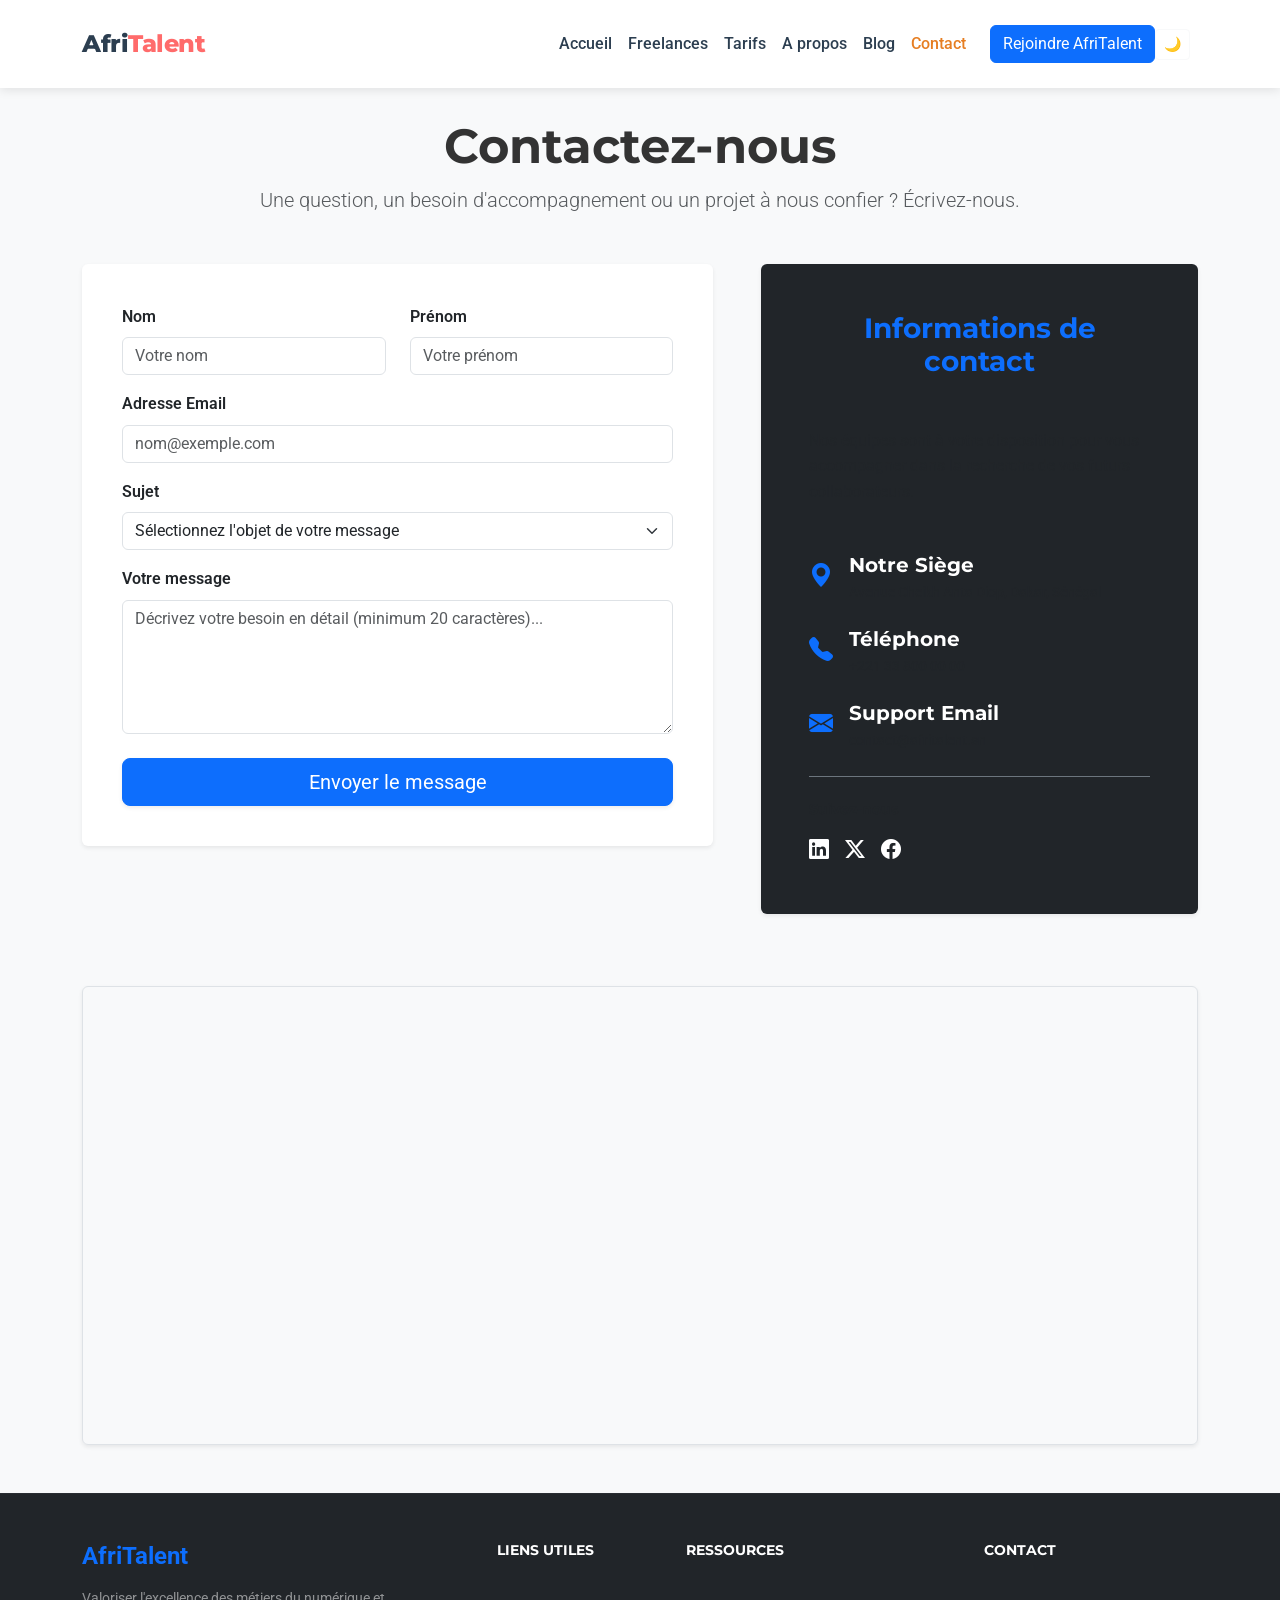
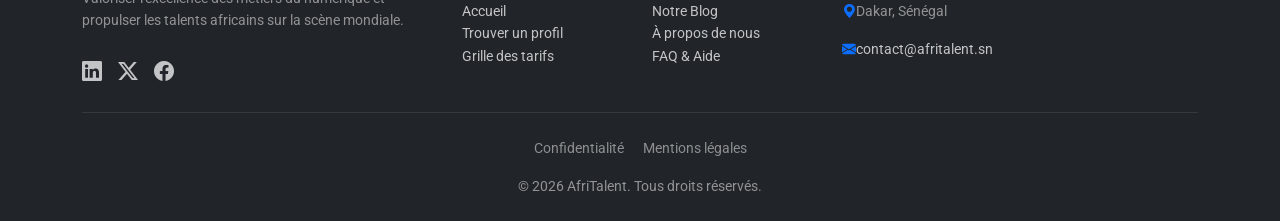
<file: contact.html>
<!DOCTYPE html>
<html lang="fr">

<head>
    <meta charset="UTF-8">
    <meta name="viewport" content="width=device-width, initial-scale=1.0">
    <title>AfriTalent — Contact</title>
    <link href="https://cdn.jsdelivr.net/npm/bootstrap@5.3.0/dist/css/bootstrap.min.css" rel="stylesheet">
    <link rel="stylesheet" href="https://cdn.jsdelivr.net/npm/bootstrap-icons@1.11.0/font/bootstrap-icons.css">
    <link rel="stylesheet" href="css/style.css">
</head>

<body>
    <!--l'entête de la page-->
    <header>
        <nav class="navbar navbar-expand-lg navbar-dark bg-dark fixed-top">
            <div class="container">
                <a class="navbar-brand" href="index.html">Afri<span class="talent">Talent</span></a>
                <button class="navbar-toggler" type="button" data-bs-toggle="collapse" data-bs-target="#navMenu"
                    aria-controls="navMenu" aria-expanded="false" aria-label="Toggle navigation">
                    <span class="navbar-toggler-icon"></span>
                </button>
                <div class="collapse navbar-collapse" id="navMenu">
                    <ul class="navbar-nav ms-auto align-items-center">
                        <li class="nav-item"><a class="nav-link" href="index.html">Accueil</a></li>
                        <li class="nav-item"><a class="nav-link" href="freelances.html">Freelances</a></li>
                        <li class="nav-item"><a class="nav-link" href="tarifs.html">Tarifs</a></li>
                        <li class="nav-item"><a class="nav-link" href="about.html">A propos</a></li>
                        <li class="nav-item"><a class="nav-link" href="#">Blog</a></li>
                        <li class="nav-item"><a class="nav-link active" href="contact.html">Contact</a></li>
                        <li class="nav-item ms-lg-3 mt-2 mt-lg-0">
                            <a href="#" class="btn btn-primary text-white">Rejoindre AfriTalent</a>
                        </li>
                        <li class="nav-item">
                            <button id="themeToggle" class="btn btn-sm btn-outline-light me-2"
                                aria-label="Changer de thème">🌙</button>
                        </li>
                        <li class="nav-item">
                            <button id="backToTop" class="btn btn-sm btn-primary text-white"
                                aria-label="Retour en haut">↑</button>
                        </li>
                    </ul>
                </div>
            </div>
        </nav>
    </header>
    <!-- Contenu principal de la page contact -->
    <main class="container py-5">
        <div>
            <!-- Titre et introduction -->
            <div class="text-center mb-5">
                <h1 class="fw-bold display-5">Contactez-nous</h1>
                <p class="lead text-muted">Une question, un besoin d'accompagnement ou un projet à nous confier ?
                    Écrivez-nous.</p>
            </div>

            <div class="row g-5 mb-5 ">
                <!-- Formulaire de contact -->
                <div class="col-lg-7 fade-section">
                    <div class="card shadow-sm border-0 p-4">
                        <div class="card-body">
                            <div id="formSuccess" class="alert alert-success d-none mb-4" role="alert"></div>

                            <form id="contactForm" novalidate>
                                <div class="row">
                                    <div class="col-md-6 mb-3">
                                        <label for="lastName" class="form-label fw-semibold">Nom</label>
                                        <input type="text" class="form-control" id="lastName" placeholder="Votre nom">
                                        <div class="invalid-feedback" id="lastNameError"></div>
                                    </div>
                                    <div class="col-md-6 mb-3">
                                        <label for="firstName" class="form-label fw-semibold">Prénom</label>
                                        <input type="text" class="form-control" id="firstName"
                                            placeholder="Votre prénom">
                                        <div class="invalid-feedback" id="firstNameError"></div>
                                    </div>
                                </div>

                                <div class="mb-3">
                                    <label for="email" class="form-label fw-semibold">Adresse Email</label>
                                    <input type="email" class="form-control" id="email" placeholder="nom@exemple.com">
                                    <div class="invalid-feedback" id="emailError"></div>
                                </div>

                                <div class="mb-3">
                                    <label for="subject" class="form-label fw-semibold">Sujet</label>
                                    <select class="form-select" id="subject">
                                        <option value="">Sélectionnez l'objet de votre message</option>
                                        <option value="info">Demande d'information général</option>
                                        <option value="support">Support technique</option>
                                        <option value="recruitment">Recrutement & Partenariat</option>
                                        <option value="billing">Facturation & Offres</option>
                                    </select>
                                    <div class="invalid-feedback" id="subjectError"></div>
                                </div>

                                <div class="mb-4">
                                    <label for="message" class="form-label fw-semibold">Votre message</label>
                                    <textarea class="form-control" id="message" rows="5"
                                        placeholder="Décrivez votre besoin en détail (minimum 20 caractères)..."></textarea>
                                    <div class="invalid-feedback" id="messageError"></div>
                                </div>

                                <div class="d-grid">
                                    <button type="submit"
                                        class="btn btn-primary btn-lg text-white py-2 shadow-sm">Envoyer
                                        le message</button>
                                </div>
                            </form>
                        </div>
                    </div>
                </div>
                <!-- Coordonnées de l'entreprise -->
                <div class="col-lg-5 fade-section ">
                    <div
                        class="bg-dark text-white p-5 rounded shadow-sm h-100 d-flex flex-column justify-content-between">
                        <div>
                            <h2 class="h3 fw-bold text-primary mb-4">Informations de contact</h2>
                            <p class="text-muted mb-5">Nos équipes sont à votre disposition pour vous accompagner
                                dans la
                                recherche de vos futurs collaborateurs.</p>

                            <div class="d-flex align-items-start mb-4">
                                <i class="bi bi-geo-alt-fill text-primary fs-4 me-3 mt-1"></i>
                                <div>
                                    <h3 class="h5 fw-bold mb-1">Notre Siège</h3>
                                    <p class="text-muted small mb-0">Avenue Cheikh Anta Diop, Dakar, Sénégal</p>
                                </div>
                            </div>

                            <div class="d-flex align-items-start mb-4">
                                <i class="bi bi-telephone-fill text-primary fs-4 me-3 mt-1"></i>
                                <div>
                                    <h3 class="h5 fw-bold mb-1">Téléphone</h3>
                                    <p class="text-muted small mb-0">+221 33 800 00 00</p>
                                </div>
                            </div>

                            <div class="d-flex align-items-start mb-4">
                                <i class="bi bi-envelope-fill text-primary fs-4 me-3 mt-1"></i>
                                <div>
                                    <h3 class="h5 fw-bold mb-1">Support Email</h3>
                                    <p class="text-muted small mb-0">contact@afritalent.sn</p>
                                </div>
                            </div>
                        </div>

                        <div class="pt-4 border-top border-secondary">
                            <h3 class="fw-bold text-muted small uppercase mb-3">Suivez-nous</h3>
                            <div class="d-flex gap-3 fs-5">
                                <a href="#" class="text-white"><i class="bi bi-linkedin"></i></a>
                                <a href="#" class="text-white"><i class="bi bi-twitter-x"></i></a>
                                <a href="#" class="text-white"><i class="bi bi-facebook"></i></a>
                            </div>
                        </div>
                    </div>
                </div>
            </div>
            <!-- Carte Google Maps -->
            <section id="map-section" class="pt-4 fade-section">
                <h2 class="visually-hidden">Notre localisation</h2>
                <div class="rounded overflow-hidden shadow-sm border">
                    <iframe title="Localisation AfriTalent à Dakar"
                        src="https://www.google.com/maps/embed?pb=!1m14!1m12!1m3!1d15430.405062222013!2d-17.3735936!3d14.7914752!2m3!1f0!2f0!3f0!3m2!1i1024!2i768!4f13.1!5e0!3m2!1sfr!2ssn!4v1781365972984!5m2!1sfr!2ssn"
                        class="w-100" height="450" style="border:0;" allowfullscreen="" loading="lazy"></iframe>
                </div>
            </section>
        </div>
    </main>
    <!-- Pied de page -->
    <footer class="bg-dark text-white pt-5 pb-4 border-top border-secondary border-opacity-10">
        <div class="container">
            <div class="row gy-4 text-start align-items-start">

                <div class="col-lg-4 col-md-6">
                    <a class="h4 fw-bold text-primary text-decoration-none d-block mb-3"
                        href="index.html">AfriTalent</a>
                    <p class="text-white-50 small pe-lg-4">
                        Valoriser l'excellence des métiers du numérique et propulser les talents africains sur la
                        scène mondiale.
                    </p>
                    <div class="d-flex gap-3 fs-5 mt-4">
                        <a href="#" class="link-light opacity-75 text-hover-primary" aria-label="LinkedIn"><i
                                class="bi bi-linkedin"></i></a>
                        <a href="#" class="link-light opacity-75 text-hover-primary" aria-label="X"><i
                                class="bi bi-twitter-x"></i></a>
                        <a href="#" class="link-light opacity-75 text-hover-primary" aria-label="Facebook"><i
                                class="bi bi-facebook"></i></a>
                    </div>
                </div>

                <div class="col-lg-2 col-md-6">
                    <h2 class="fw-bold text-uppercase tracking-wider text-white mb-3 small">Liens utiles</h2>
                    <ul class="list-unstyled small mb-0">
                        <li class="mb-2.5"><a href="index.html"
                                class="text-decoration-none link-light opacity-75 text-hover-primary">Accueil</a>
                        </li>
                        <li class="mb-2.5"><a href="freelances.html"
                                class="text-decoration-none link-light opacity-75 text-hover-primary">Trouver un
                                profil</a></li>
                        <li class="mb-2.5"><a href="tarifs.html"
                                class="text-decoration-none link-light opacity-75 text-hover-primary">Grille des
                                tarifs</a></li>
                    </ul>
                </div>

                <div class="col-lg-2 col-md-6">
                    <h2 class="fw-bold text-uppercase tracking-wider text-white mb-3 small">Ressources</h2>
                    <ul class="list-unstyled small mb-0">
                        <li class="mb-2.5"><a href="blog.html"
                                class="text-decoration-none link-light opacity-75 text-hover-primary">Notre Blog</a>
                        </li>
                        <li class="mb-2.5"><a href="about.html"
                                class="text-decoration-none link-light opacity-75 text-hover-primary">À propos de
                                nous</a></li>
                        <li class="mb-2.5"><a href="#"
                                class="text-decoration-none link-light opacity-75 text-hover-primary">FAQ & Aide</a>
                        </li>
                    </ul>
                </div>

                <div class="col-lg-4 col-md-6">
                    <h2 class="fw-bold text-uppercase tracking-wider text-white mb-3 small">Contact</h2>
                    <ul class="list-unstyled small text-white-50 mb-0">
                        <li class="d-flex align-items-start mb-3">
                            <i class="bi bi-geo-alt-fill text-primary mt-0.5 me-2.5"></i>
                            <span>Dakar, Sénégal</span>
                        </li>
                        <li class="d-flex align-items-start">
                            <i class="bi bi-envelope-fill text-primary mt-0.5 me-2.5"></i>
                            <a href="mailto:contact@afritalent.sn"
                                class="text-decoration-none link-light opacity-75 text-hover-primary">contact@afritalent.sn</a>
                        </li>
                    </ul>
                </div>

            </div>


            <hr class="border-secondary opacity-20 my-4">

            <!-- Liens de confidentialité centrés -->
            <div class="text-center small text-white-50 mb-3">
                <a href="#"
                    class="link-light opacity-50 text-hover-primary text-decoration-none me-3">Confidentialité</a>
                <a href="#" class="link-light opacity-50 text-hover-primary text-decoration-none">Mentions
                    légales</a>
            </div>

            <!-- Copyright parfaitement centré tout en bas -->
            <div class="text-center small text-white-50">
                <p class="mb-0">&copy; <span id="current-year">2026</span> AfriTalent. Tous droits réservés.</p>
            </div>
        </div>
    </footer>

    <script src="https://cdn.jsdelivr.net/npm/bootstrap@5.3.0/dist/js/bootstrap.bundle.min.js"></script>
    <script src="js/main.js"></script>
</body>

</html>
</file>
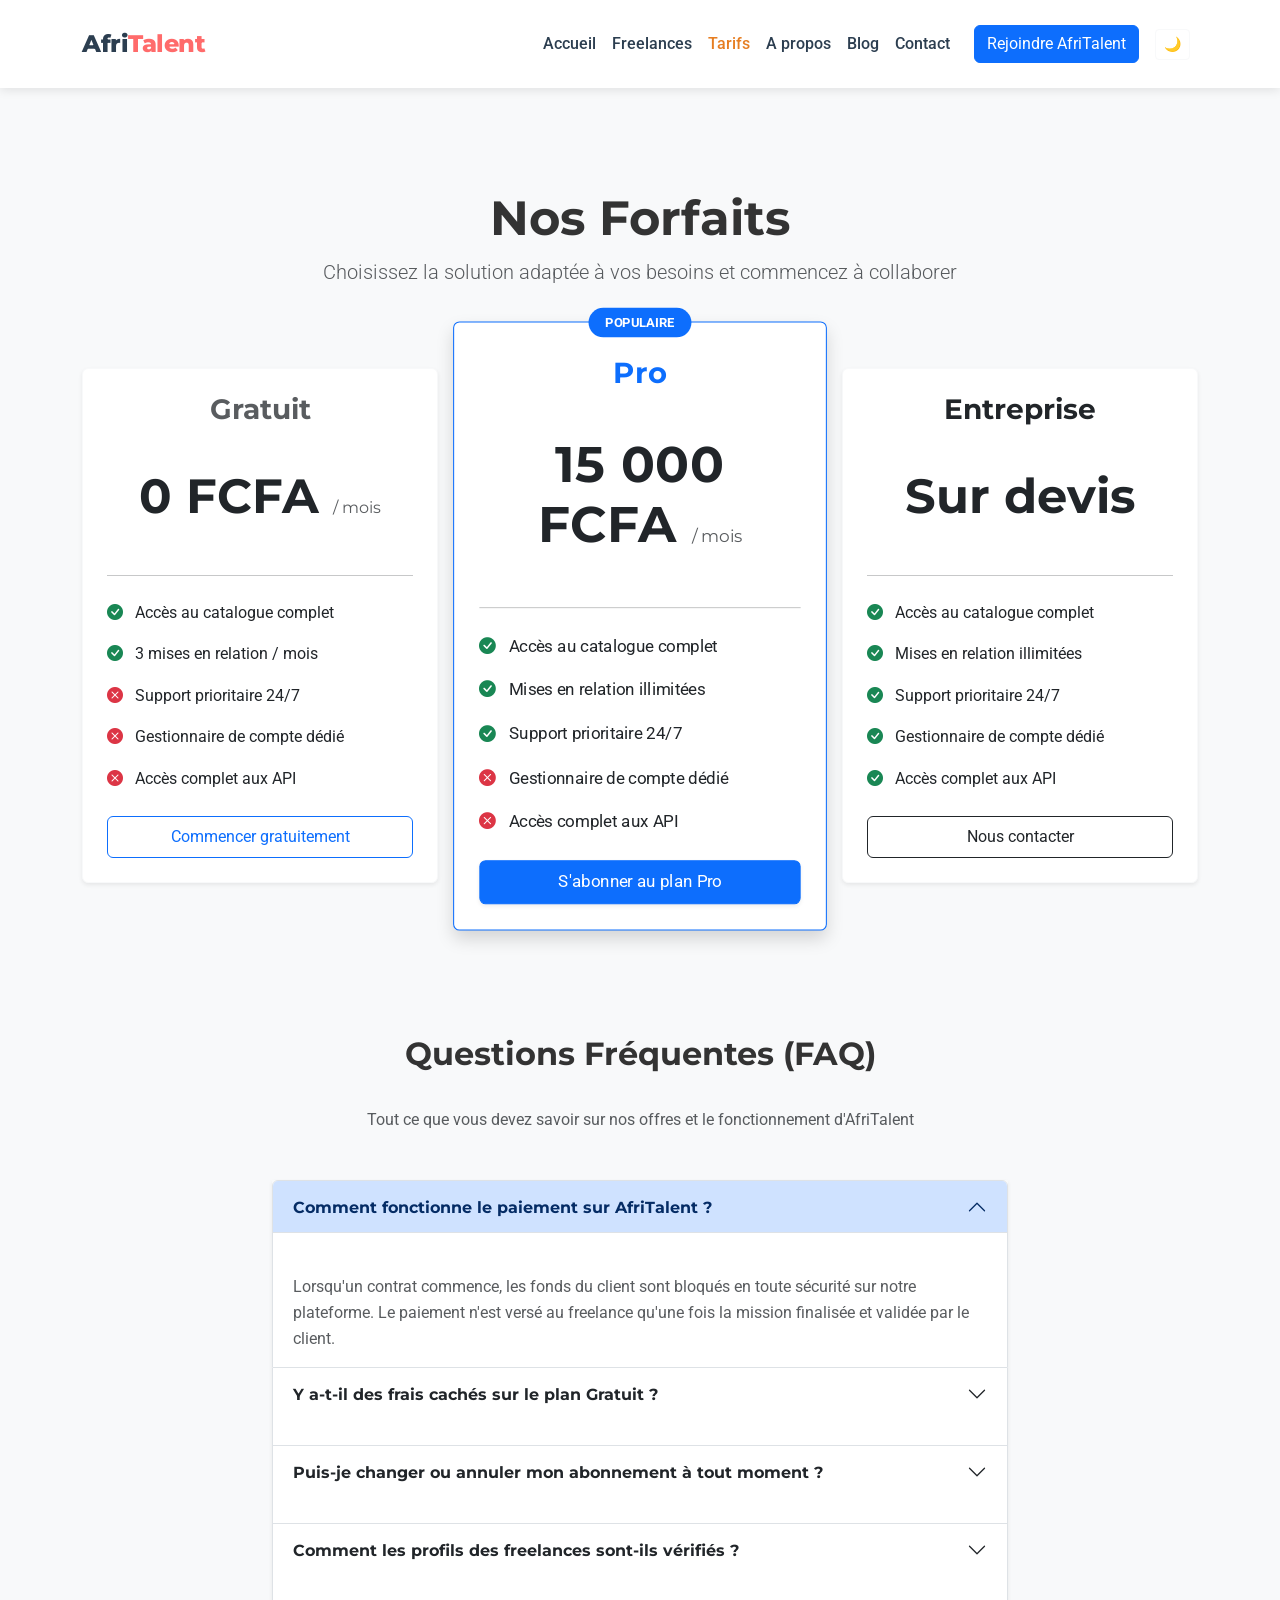
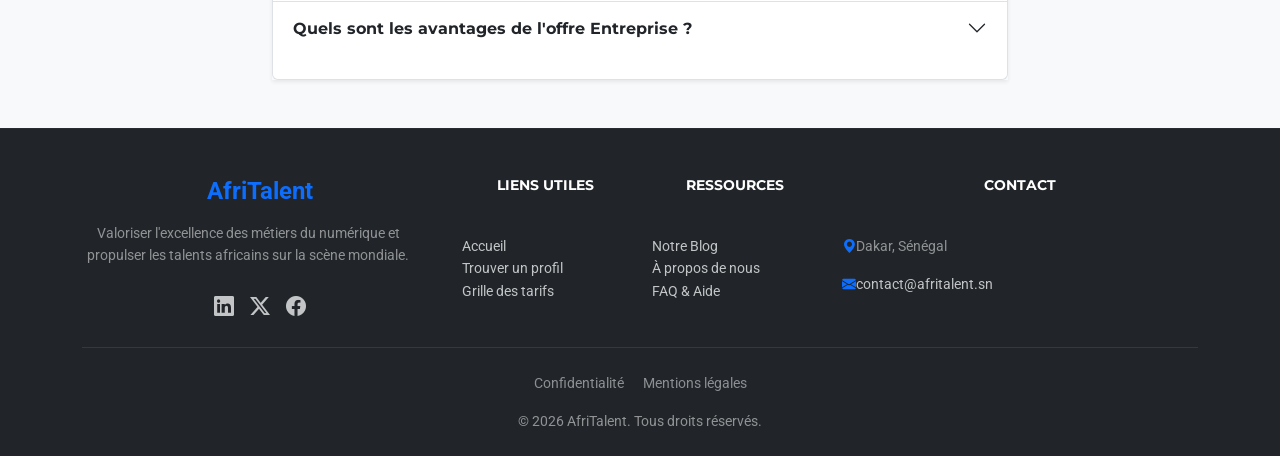
<file: tarifs.html>
<!DOCTYPE html>
<html lang="fr">

<head>
    <meta charset="UTF-8">
    <meta name="viewport" content="width=device-width, initial-scale=1.0">
    <title>AfriTalent — Tarifs</title>
    <!-- Bootstrap et icônes -->
    <link href="https://cdn.jsdelivr.net/npm/bootstrap@5.3.0/dist/css/bootstrap.min.css" rel="stylesheet">
    <link rel="stylesheet" href="https://cdn.jsdelivr.net/npm/bootstrap-icons@1.11.0/font/bootstrap-icons.css">

    <!-- Feuille de style principale -->
    <link rel="stylesheet" href="css/style.css">
</head>

<body>
    <!-- Barre de navigation commune à toutes les pages -->

    <nav class="navbar navbar-expand-lg navbar-dark bg-dark fixed-top">
        <div class="container">
            <a class="navbar-brand" href="index.html">Afri<span class="talent">Talent</span></a>
            <button class="navbar-toggler" type="button" data-bs-toggle="collapse" data-bs-target="#navMenu"
                aria-controls="navMenu" aria-expanded="false" aria-label="Toggle navigation">
                <span class="navbar-toggler-icon"></span>
            </button>

            <div class="collapse navbar-collapse" id="navMenu">
                <ul class="navbar-nav ms-auto align-items-center">
                    <li class="nav-item"><a class="nav-link" href="index.html">Accueil</a></li>
                    <li class="nav-item"><a class="nav-link" href="freelances.html">Freelances</a></li>
                    <li class="nav-item"><a class="nav-link active" href="tarifs.html">Tarifs</a></li>
                    <li class="nav-item"><a class="nav-link" href="about.html">A propos</a></li>
                    <li class="nav-item"><a class="nav-link" href="#">Blog</a></li>
                    <li class="nav-item"><a class="nav-link" href="contact.html">Contact</a></li>
                    <li class="nav-item ms-lg-3 mt-2 mt-lg-0">
                        <a href="#" class="btn btn-primary text-white">Rejoindre AfriTalent</a>
                    </li>
                </ul>
                <div class="d-flex align-items-center ms-lg-3 mt-2 mt-lg-0">
                    <button id="themeToggle" class="btn btn-sm btn-outline-light me-2"
                        aria-label="Changer de thème">🌙</button>
                    <button id="backToTop" class="btn btn-sm btn-primary text-white"
                        aria-label="Retour en haut">↑</button>
                </div>
            </div>
        </div>
    </nav>
    <!-- Contenu principal de la page -->
    <main class="container py-5 mt-5">
        <!-- Présentation des différentes offres -->

        <div class="text-center mb-5 pt-4">
            <h1 class="fw-bold display-5">Nos Forfaits</h1>
            <p class="lead text-muted">Choisissez la solution adaptée à vos besoins et commencez à collaborer</p>
        </div>

        <div class="row align-items-center mb-5 fade-section">
            <!-- Offre gratuite -->

            <div class="col-md-4 mb-4">
                <div class="card h-100 shadow-sm border-light">
                    <div class="card-body p-4 text-center">
                        <h2 class="h3 fw-bold text-muted mb-3">Gratuit</h2>
                        <h2 class="fw-bold display-5 mb-4">0 FCFA <span class="fs-6 text-muted fw-normal">/ mois</span>
                        </h2>
                        <hr class="my-4">
                        <ul class="list-unstyled text-start mb-4">
                            <li class="mb-3"><i class="bi bi-check-circle-fill text-success me-2"></i> Accès au
                                catalogue complet</li>
                            <li class="mb-3"><i class="bi bi-check-circle-fill text-success me-2"></i> 3 mises en
                                relation / mois</li>
                            <li class="mb-3"><i class="bi bi-x-circle-fill text-danger me-2"></i> Support prioritaire
                                24/7</li>
                            <li class="mb-3"><i class="bi bi-x-circle-fill text-danger me-2"></i> Gestionnaire de compte
                                dédié</li>
                            <li class="mb-3"><i class="bi bi-x-circle-fill text-danger me-2"></i> Accès complet aux API
                            </li>
                        </ul>
                        <button type="button" class="btn btn-outline-primary w-100 py-2">Commencer gratuitement</button>
                    </div>
                </div>
            </div>
            <!-- Offre la plus choisie -->

            <div class="col-md-4 mb-4">
                <div class="card h-100 shadow border-primary position-relative"
                    style="transform: scale(1.05); z-index: 2;">
                    <span
                        class="position-absolute top-0 start-50 translate-middle badge rounded-pill bg-primary px-3 py-2 text-white text-uppercase fw-bold">Populaire</span>
                    <div class="card-body p-4 text-center mt-2">
                        <h2 class="h3 fw-bold text-primary mb-3">Pro</h2>
                        <h2 class="fw-bold display-5 mb-4">15 000 FCFA <span class="fs-6 text-muted fw-normal">/
                                mois</span></h2>
                        <hr class="my-4">
                        <ul class="list-unstyled text-start mb-4">
                            <li class="mb-3"><i class="bi bi-check-circle-fill text-success me-2"></i> Accès au
                                catalogue complet</li>
                            <li class="mb-3"><i class="bi bi-check-circle-fill text-success me-2"></i> Mises en relation
                                illimitées</li>
                            <li class="mb-3"><i class="bi bi-check-circle-fill text-success me-2"></i> Support
                                prioritaire 24/7</li>
                            <li class="mb-3"><i class="bi bi-x-circle-fill text-danger me-2"></i> Gestionnaire de compte
                                dédié</li>
                            <li class="mb-3"><i class="bi bi-x-circle-fill text-danger me-2"></i> Accès complet aux API
                            </li>
                        </ul>
                        <button type="button" class="btn btn-primary w-100 py-2 text-white shadow-sm">S'abonner au plan
                            Pro</button>
                    </div>
                </div>
            </div>
            <!-- Solution destinée aux entreprises -->

            <div class="col-md-4 mb-4">
                <div class="card h-100 shadow-sm border-light">
                    <div class="card-body p-4 text-center">
                        <h2 class="h3 fw-bold text-dark mb-3">Entreprise</h2>
                        <h2 class="fw-bold display-5 mb-4">Sur devis</h2>
                        <hr class="my-4">
                        <ul class="list-unstyled text-start mb-4">
                            <li class="mb-3"><i class="bi bi-check-circle-fill text-success me-2"></i> Accès au
                                catalogue complet</li>
                            <li class="mb-3"><i class="bi bi-check-circle-fill text-success me-2"></i> Mises en relation
                                illimitées</li>
                            <li class="mb-3"><i class="bi bi-check-circle-fill text-success me-2"></i> Support
                                prioritaire 24/7</li>
                            <li class="mb-3"><i class="bi bi-check-circle-fill text-success me-2"></i> Gestionnaire de
                                compte dédié</li>
                            <li class="mb-3"><i class="bi bi-check-circle-fill text-success me-2"></i> Accès complet aux
                                API</li>
                        </ul>
                        <button type="button" class="btn btn-outline-dark w-100 py-2">Nous contacter</button>
                    </div>
                </div>
            </div>
        </div>
        <!-- Questions les plus fréquentes -->

        <section id="faq-section" class="fade-section pt-5 mt-4">
            <div class="text-center mb-5">
                <h2 class="fw-bold">Questions Fréquentes (FAQ)</h2>
                <p class="text-muted">Tout ce que vous devez savoir sur nos offres et le fonctionnement d'AfriTalent</p>
            </div>

            <div class="row justify-content-center">
                <div class="col-lg-8">
                    <!-- Accordéon Bootstrap pour la FAQ -->

                    <div class="accordion shadow-sm" id="accordionFAQ">
                        <div class="accordion-item">
                            <h2 class="accordion-header" id="headingOne">
                                <button class="accordion-button fw-bold" type="button" data-bs-toggle="collapse"
                                    data-bs-target="#collapseOne" aria-expanded="true" aria-controls="collapseOne">
                                    Comment fonctionne le paiement sur AfriTalent ?
                                </button>
                            </h2>
                            <div id="collapseOne" class="accordion-collapse collapse show" role="region"
                                aria-labelledby="headingOne" data-bs-parent="#accordionFAQ">
                                <div class="accordion-body text-muted">
                                    Lorsqu'un contrat commence, les fonds du client sont bloqués en toute sécurité sur
                                    notre plateforme. Le paiement n'est versé au freelance qu'une fois la mission
                                    finalisée et validée par le client.
                                </div>
                            </div>
                        </div>

                        <div class="accordion-item">
                            <h2 class="accordion-header" id="headingTwo">
                                <button class="accordion-button collapsed fw-bold" type="button"
                                    data-bs-toggle="collapse" data-bs-target="#collapseTwo" aria-expanded="false"
                                    aria-controls="collapseTwo">
                                    Y a-t-il des frais cachés sur le plan Gratuit ?
                                </button>
                            </h2>
                            <div id="collapseTwo" class="accordion-collapse collapse" role="region"
                                aria-labelledby="headingTwo" data-bs-parent="#accordionFAQ">
                                <div class="accordion-body text-muted">
                                    Non, aucun frais caché. Le plan Gratuit vous permet d'explorer les profils et de
                                    réaliser jusqu'à 3 mises en relation par mois de manière totalement gratuite. Une
                                    commission de service standard s'applique uniquement sur les transactions
                                    sécurisées.
                                </div>
                            </div>
                        </div>

                        <div class="accordion-item">
                            <h2 class="accordion-header" id="headingThree">
                                <button class="accordion-button collapsed fw-bold" type="button"
                                    data-bs-toggle="collapse" data-bs-target="#collapseThree" aria-expanded="false"
                                    aria-controls="collapseThree">
                                    Puis-je changer ou annuler mon abonnement à tout moment ?
                                </button>
                            </h2>
                            <div id="collapseThree" class="accordion-collapse collapse" role="region"
                                aria-labelledby="headingThree" data-bs-parent="#accordionFAQ">
                                <div class="accordion-body text-muted">
                                    Absolument. Tous nos abonnements Pro sont sans engagement de durée. Vous pouvez
                                    faire évoluer votre offre ou suspendre votre forfait mensuel directement depuis les
                                    paramètres de votre compte en un clic.
                                </div>
                            </div>
                        </div>

                        <div class="accordion-item">
                            <h2 class="accordion-header" id="headingFour">
                                <button class="accordion-button collapsed fw-bold" type="button"
                                    data-bs-toggle="collapse" data-bs-target="#collapseFour" aria-expanded="false"
                                    aria-controls="collapseFour">
                                    Comment les profils des freelances sont-ils vérifiés ?
                                </button>
                            </h2>
                            <div id="collapseFour" class="accordion-collapse collapse" role="region"
                                aria-labelledby="headingFour" data-bs-parent="#accordionFAQ">
                                <div class="accordion-body text-muted">
                                    Notre équipe procède à un audit complet de chaque profil inscrit (vérification
                                    d'identité, contrôle des compétences techniques, portfolio et références
                                    professionnelles) afin de garantir l'excellence et la fiabilité des prestations.
                                </div>
                            </div>
                        </div>

                        <div class="accordion-item">
                            <h2 class="accordion-header" id="headingFive">
                                <button class="accordion-button collapsed fw-bold" type="button"
                                    data-bs-toggle="collapse" data-bs-target="#collapseFive" aria-expanded="false"
                                    aria-controls="collapseFive">
                                    Quels sont les avantages de l'offre Entreprise ?
                                </button>
                            </h2>
                            <div id="collapseFive" class="accordion-collapse collapse" role="region"
                                aria-labelledby="headingFive" data-bs-parent="#accordionFAQ">
                                <div class="accordion-body text-muted">
                                    L'offre Entreprise s'adresse aux structures ayant des besoins volumineux ou
                                    complexes. Elle inclut l'accès aux API pour intégrer AfriTalent à vos outils
                                    internes, un gestionnaire de compte dédié pour vos recrutements et une facturation
                                    centralisée.
                                </div>
                            </div>
                        </div>
                    </div>
                </div>
            </div>
        </section>
    </main>
    <!-- Pied de page du site -->

    <footer class="bg-dark text-white pt-5 pb-4 border-top border-secondary border-opacity-10">
        <div class="container">
            <div class="row gy-4 text-start align-items-start">

                <div class="col-lg-4 col-md-6 text-center">
                    <a class="h4 fw-bold text-primary text-decoration-none d-block mb-3"
                        href="index.html">AfriTalent</a>
                    <p class="text-white-50 small pe-lg-4">
                        Valoriser l'excellence des métiers du numérique et propulser les talents africains sur la scène
                        mondiale.
                    </p>

                    <div class="d-flex justify-content-center gap-3 fs-5 mt-4">
                        <a href="#" class="link-light opacity-75 text-hover-primary" aria-label="LinkedIn"><i
                                class="bi bi-linkedin"></i></a>
                        <a href="#" class="link-light opacity-75 text-hover-primary" aria-label="X"><i
                                class="bi bi-twitter-x"></i></a>
                        <a href="#" class="link-light opacity-75 text-hover-primary" aria-label="Facebook"><i
                                class="bi bi-facebook"></i></a>
                    </div>
                </div>

                <div class="col-lg-2 col-md-6">
                    <h2 class="fw-bold text-uppercase tracking-wider text-white mb-3 small">Liens utiles</h2>
                    <ul class="list-unstyled small mb-0">
                        <li class="mb-2.5"><a href="index.html"
                                class="text-decoration-none link-light opacity-75 text-hover-primary">Accueil</a></li>
                        <li class="mb-2.5"><a href="freelances.html"
                                class="text-decoration-none link-light opacity-75 text-hover-primary">Trouver un
                                profil</a></li>
                        <li class="mb-2.5"><a href="tarifs.html"
                                class="text-decoration-none link-light opacity-75 text-hover-primary">Grille des
                                tarifs</a></li>
                    </ul>
                </div>

                <div class="col-lg-2 col-md-6">
                    <h2 class="fw-bold text-uppercase tracking-wider text-white mb-3 small">Ressources</h2>
                    <ul class="list-unstyled small mb-0">
                        <li class="mb-2.5"><a href="blog.html"
                                class="text-decoration-none link-light opacity-75 text-hover-primary">Notre Blog</a>
                        </li>
                        <li class="mb-2.5"><a href="about.html"
                                class="text-decoration-none link-light opacity-75 text-hover-primary">À propos de
                                nous</a></li>
                        <li class="mb-2.5"><a href="#"
                                class="text-decoration-none link-light opacity-75 text-hover-primary">FAQ & Aide</a>
                        </li>
                    </ul>
                </div>

                <div class="col-lg-4 col-md-6">
                    <h2 class="fw-bold text-uppercase tracking-wider text-white mb-3 small">Contact</h2>
                    <ul class="list-unstyled small text-white-50 mb-0">
                        <li class="d-flex align-items-start mb-3">
                            <i class="bi bi-geo-alt-fill text-primary mt-0.5 me-2.5"></i>
                            <span>Dakar, Sénégal</span>
                        </li>
                        <li class="d-flex align-items-start">
                            <i class="bi bi-envelope-fill text-primary mt-0.5 me-2.5"></i>
                            <a href="mailto:contact@afritalent.sn"
                                class="text-decoration-none link-light opacity-75 text-hover-primary">contact@afritalent.sn</a>
                        </li>
                    </ul>
                </div>

            </div>


            <hr class="border-secondary opacity-20 my-4">

            <!-- Liens de confidentialité centrés -->
            <div class="text-center small text-white-50 mb-3">
                <a href="#"
                    class="link-light opacity-50 text-hover-primary text-decoration-none me-3">Confidentialité</a>
                <a href="#" class="link-light opacity-50 text-hover-primary text-decoration-none">Mentions légales</a>
            </div>

            <!-- Copyright parfaitement centré tout en bas -->
            <div class="text-center small text-white-50">
                <p class="mb-0">&copy; <span id="current-year">2026</span> AfriTalent. Tous droits réservés.</p>
            </div>
        </div>
    </footer>
    <!-- Scripts Bootstrap et fonctionnalités du site -->

    <script src="https://cdn.jsdelivr.net/npm/bootstrap@5.3.0/dist/js/bootstrap.bundle.min.js"></script>
    <script src="js/main.js"></script>
</body>

</html>
</file>
<file: css/style.css>
/*import  des police Google fonts*/
@import url('https://fonts.googleapis.com/css2?family=Montserrat:wght@700&family=Roboto:wght@400;500&display=swap');

/* Variables globales du projet (couleurs + polices) */

:root {
    --couleur-primaire: #2c3e50;
    /*couleur bleu de nuit pour les titres,boutons importants*/
    --couleur-secondaire: #3498db;
    /*bleu clair principalement pour les effets de survol*/
    --couleur-accentuation: #e67e22;
    /*couleur orange pour mettre l'accent sur certains élements comme des alertes*/
    --fond-clair: #f8f9fa;
    /*assigne un blanc cassé pour changer du blanc pur*/
    --couleur-texte: #333333;
    /*gris foncé presque noir pour le texte principal*/
    --police-texte: 'Roboto', sans-serif;
    /* si non trouvé sans serif par défaut*/
    --police-titre: 'Montserrat', sans-serif;
}

/* Style global de la page */

body {
    font-family: var(--police-texte);
    color: var(--couleur-texte);
    background-color: var(--fond-clair);
    line-height: 1.6;
    padding-top: 70px;
}

html {
    scroll-behavior: smooth;
}

/* Logo "Talent" mis en couleur */

.talent {
    color: #ff6b6b;
}

/* Titres avec police principale */

h1,
h2,
h3,
h4,
h5,
h6 {
    font-family: var(--police-titre);
}

/* Reset de base pour uniformiser les styles */

* {
    margin: 0;
    padding: 0;
    box-sizing: border-box;
    /*padding, bordures incluses a la taille définie*/

}

/* Suppression des puces des listes */
ul {
    list-style: none;

}

/* Liens sans soulignement par défaut */

a {
    text-decoration: none;
    color: inherit;
}

/* ===== NAVBAR ===== */

.navbar {
    background-color: white !important;
    box-shadow: 0 2px 10px rgba(0, 0, 0, 0.1);
    padding: 20px 40px;
    transition: all 0.3s ease;
}

/* Nom de la marque */

.navbar-brand {
    font-family: var(--police-titre);
    font-weight: 800;
    font-size: 1.5rem;
    color: var(--couleur-primaire) !important;
    letter-spacing: -0.5px;
}

/* Liens du menu */
.nav-link {
    font-weight: 500;
    color: var(--couleur-primaire) !important;
    transition: color 0.3s ease;
}

/* Effet hover sur les liens */
.nav-link:hover {
    color: var(--couleur-secondaire) !important;

}

.nav-link.active {
    color: var(--couleur-accentuation) !important;
}

/*section hero*/
#hero p {
    font-size: 1.2rem;
    color: #555;
    border-left: 5px solid #ff6b6b;
    padding-left: 20px;
    margin-bottom: 30px;
}

/* Bouton principal hero */

#hero .btn-primary {
    padding: 15px 40px;
    font-weight: bold;
    border-radius: 0;
    background-color: #1a1a1a;
    border: none;
    transition: 0.3s;
}

/* Hover bouton hero */
#hero .btn-primary:hover {
    background-color: #ff6b6b;
    transform: translateX(10px);
}

/* On active la grille */
.bento-grid {
    display: grid;
    /* 3 colonnes égales */
    grid-template-columns: repeat(3, 1fr);
    grid-auto-rows: minmax(160px, auto);
    gap: 20px;
}

/*proprietés communs */
.bento-item {
    background-color: #ffffff;
    border: 2px solid #1a1a1a;
    padding: 25px;
    border-radius: 20px;
    transition: 0.3s;
}

/*  survol blocs du Bento */
.bento-item:hover {
    /* déplace  vers le haut */
    transform: translateY(-10px);

    /*  ombre effet de profondeur */
    box-shadow: 0 10px 30px rgba(0, 0, 0, 0.15);
    border-color: #ff6b6b;
    cursor: pointer;
    /* Le curseur en main */
}

.item-1 {
    /* Ce bloc prend 2 colonnes et 2 lignes */
    grid-column: span 2;
    grid-row: span 2;
    background-color: #1a1a1a;
    color: white;
}

.item-2 {
    /*  1 colonne et 1 ligne */
    grid-column: span 1;
    background-color: #ff6b6b;
    color: white;
}

.item-3 {
    grid-column: span 1;
    grid-row: span 2;
}

.item-4 {
    grid-column: span 2;
    border-style: dashed;
}

/*Services*/
#services .col-md-4 {
    padding: 30px;
    border: 1px solid transparent;
    background-color: #ffffff;
    border-radius: 15px;

    transition: all 0.4s ease-in-out;
}

/* Hover cartes services */

#services .col-md-4:hover {
    /* soulève carte et agrandit */
    transform: translateY(-10px) scale(1.02);

    /* ombre  */
    box-shadow: 0 15px 35px rgba(0, 0, 0, 0.1);
    border-color: #ff6b6b;
    cursor: pointer;
}

/* Titres services */

#services h3 {
    color: #1a1a1a;
    font-weight: 700;
    margin-bottom: 15px;
}

/* Texte services */
#services p {
    color: #666;
    font-size: 0.95rem;
}

/* Titres centrés globalement */
.container h2 {
    text-align: center;
    padding-bottom: 25px;
}

/* --- SECTION HERO : IMAGE DE FOND --- */
.hero-bg {
    position: relative;
    min-height: 85vh;
    /* Couvre 85% de la hauteur de l'écran */
    background-image: url('https://images.pexels.com/photos/7971165/pexels-photo-7971165.jpeg');
    background-size: cover;
    background-position: center;
    background-repeat: no-repeat;
    padding-top: 100px;
    /* Évite que la navbar fixe ne cache le contenu */
}

/* Voile noir transparent pour garantir le contraste du texte */
.hero-overlay {
    position: absolute;
    top: 0;
    left: 0;
    width: 100%;
    height: 100%;
    background-color: rgba(0, 0, 0, 0.7);
    /* Opacité ajustable à votre convenance */
    z-index: 0;
}

/* --- ANIMATION DES CARTES AU SURVOL --- */
.animated-card {
    transition: transform 0.3s ease, box-shadow 0.3s ease, border-color 0.3s ease;
    cursor: pointer;
}

.animated-card:hover {
    transform: translateY(-8px);
    /* Fait légèrement monter la carte */
    box-shadow: 0 1rem 3rem rgba(0, 0, 0, 0.12) !important;
    /* Accentue l'ombre */
    border-color: rgba(13, 110, 253, 0.3) !important;
    /* Légère lueur aux contours (Primary) */
}

/* Gestion du contenu interne des cartes d'expertise */
.service-card .card-body {
    min-height: 220px;
    /* Standardise la hauteur des cartes */
}

/*permet de garder les pages intacts sur différents appareils*/
@media (min-width: 1200px) {
    #hero h1 {
        font-size: 4.5rem;
    }

    .bento-grid {
        grid-template-columns: repeat(3, 1fr);
    }
}

/* 3. AJUSTEMENTS SPÉCIFIQUES POUR MOBILE (Moins de 768px) */
@media (max-width: 767px) {
    #hero {
        text-align: center;
        padding: 60px 0;
    }

    #hero .container {
        margin-left: auto;
    }

    #hero h1 {
        font-size: 2.5rem;
    }

    #hero p {
        border-left: none;
        /* On enlève la barre latérale qui prend trop de place */
        border-top: 3px solid #ff6b6b;
        /* On la met en haut pour le style */
        padding-left: 0;
        padding-top: 15px;
    }

    /* Le Bento devient une liste simple sur mobile */
    .bento-grid {
        grid-template-columns: 1fr;
        /* 1 seule colonne */
        grid-auto-rows: auto;
    }

    .item-1,
    .item-2,
    .item-3,
    .item-4 {
        grid-column: span 1 !important;
        grid-row: span 1 !important;
    }
}

/*mode sombre */
body.dark-mode {
    background-color: #121212;
    color: white;
}

body.dark-mode .card {
    background-color: #1e1e1e;
    color: white;
}

body.dark-mode .navbar {
    background-color: black !important;
}

.navbar {
    padding: 20px 40px;
    transition: all 0.3s ease;
}

/*bar de navigation au scrolle*/
.navbar-scrolled {
    background-color: white;
    box-shadow: 0 4px 10px rgba(0, 0, 0, 0.1);
    padding: 10px 40px;
}

/*bouton pour retourner en haut*/
#backToTop {
    position: fixed;
    bottom: 20px;
    right: 20px;
    display: none;
    padding: 12px 16px;
    border: none;
    border-radius: 50%;
    cursor: pointer;
}

#backToTop.show {
    display: block;
}

/* État initial : section invisible et décalée vers le bas, en attendant la détection JS */

.fade-section {
    opacity: 0;
    transform: translateY(30px);
    transition: all 0.8s ease;
}

/* Appliqué par le JS quand la section entre dans le viewport : redevient visible et reprend sa position */

.fade-section.visible {
    opacity: 1;
    transform: translateY(0);
}

/* Décale le démarrage de chaque section pour créer un effet de cascade (apparition en escalier) */

.fade-section:nth-child(1) {
    transition-delay: 0.1s;
}

.fade-section:nth-child(2) {
    transition-delay: 0.2s;
}

.fade-section:nth-child(3) {
    transition-delay: 0.3s;
}

.fade-section:nth-child(4) {
    transition-delay: 0.4s;
}

.fade-section:nth-child(5) {
    transition-delay: 0.5s;
}

.fade-section:nth-child(6) {
    transition-delay: 0.6s;
}
</file>
